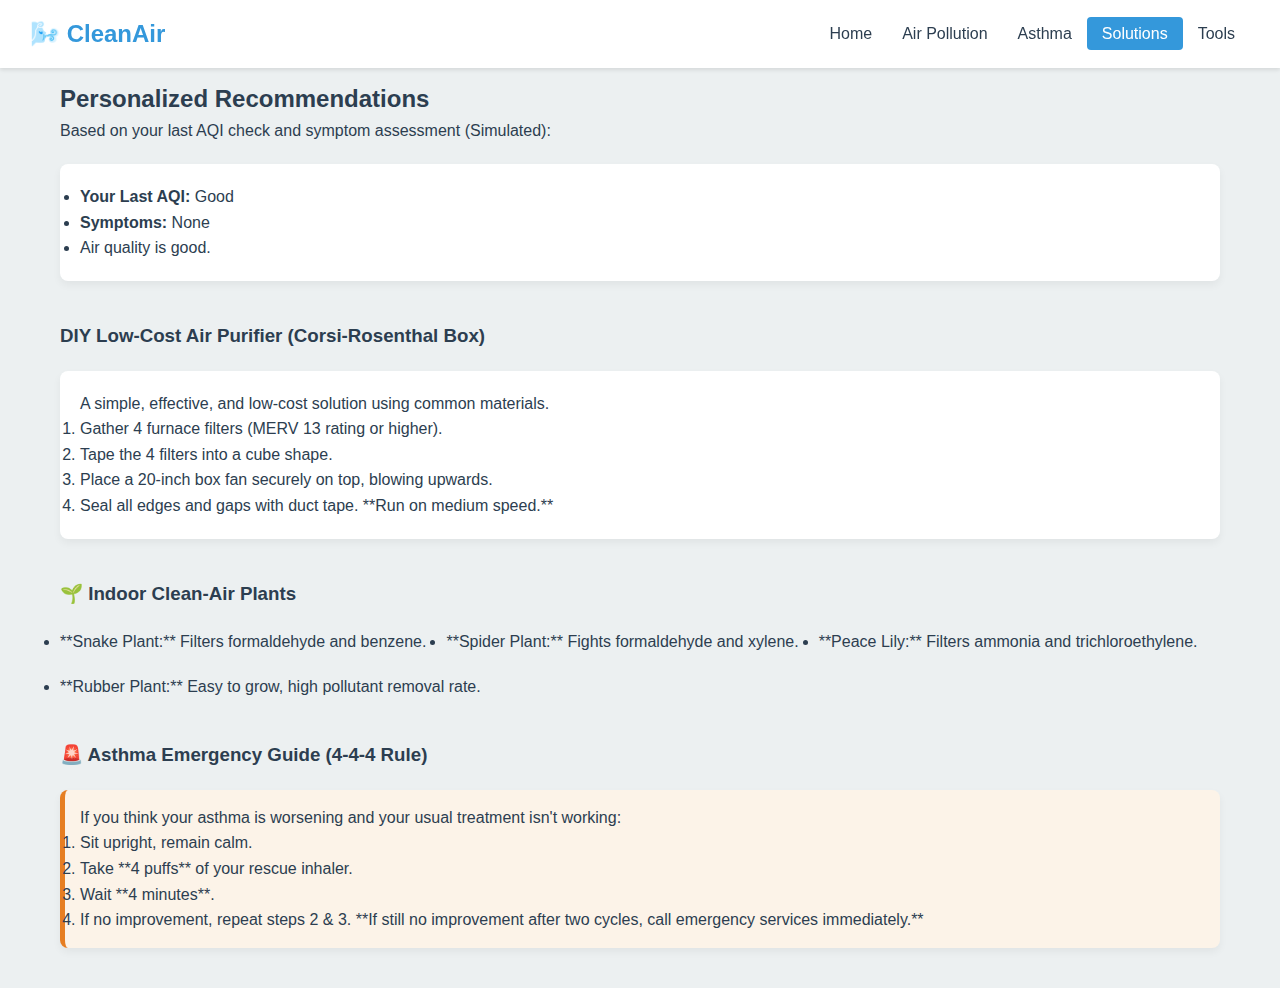
<file: airpollution and asthma/solutions.html>
<!DOCTYPE html>
<html lang="en">
<head>
    <meta charset="UTF-8">
    <meta name="viewport" content="width=device-width, initial-scale=1.0">
    <title>Solutions & Guides</title>
    <link rel="stylesheet" href="style.css">
</head>
<body>
    <header>
        <nav class="navbar">
            <div class="logo">
                <a href="index.html">🌬️ CleanAir</a>
            </div>
            <ul class="nav-links" id="nav-links">
                <li><a href="index.html">Home</a></li>
                <li><a href="air_pollution.html">Air Pollution</a></li>
                <li><a href="asthma.html">Asthma</a></li>
                <li><a href="solutions.html" class="active">Solutions</a></li>
                <li><a href="tools.html">Tools</a></li>
            </ul>
            <button class="menu-toggle" aria-label="Toggle navigation menu">☰</button>
        </nav>
    </header>

    <main>
        <section class="personalized-recs card-section">
            <h2>Personalized Recommendations</h2>
            <p>Based on your last AQI check and symptom assessment (Simulated):</p>
            <div id="recs-output" class="data-card">
                <ul>
                    <li>If AQI is high, minimize exposure.</li>
                    <li>If symptoms are medium, ensure medication compliance.</li>
                </ul>
            </div>
        </section>

        <section class="diy-purifier card-section">
            <h3>DIY Low-Cost Air Purifier (Corsi-Rosenthal Box)</h3>
            <div class="steps-card">
                <p>A simple, effective, and low-cost solution using common materials.</p>
                
                <ol>
                    <li>Gather 4 furnace filters (MERV 13 rating or higher).</li>
                    <li>Tape the 4 filters into a cube shape.</li>
                    <li>Place a 20-inch box fan securely on top, blowing upwards.</li>
                    <li>Seal all edges and gaps with duct tape. **Run on medium speed.**</li>
                </ol>
            </div>
        </section>

        <section class="indoor-air card-section">
            <h3>🌱 Indoor Clean-Air Plants</h3>
            <ul class="plant-list card-layout">
                <li>**Snake Plant:** Filters formaldehyde and benzene.</li>
                <li>**Spider Plant:** Fights formaldehyde and xylene.</li>
                <li>**Peace Lily:** Filters ammonia and trichloroethylene.</li>
                <li>**Rubber Plant:** Easy to grow, high pollutant removal rate.</li>
            </ul>
        </section>

        <section class="emergency-guide card-section">
            <h3>🚨 Asthma Emergency Guide (4-4-4 Rule)</h3>
            <blockquote class="critical-info data-card">
                <p>If you think your asthma is worsening and your usual treatment isn't working:</p>
                <ol>
                    <li>Sit upright, remain calm.</li>
                    <li>Take **4 puffs** of your rescue inhaler.</li>
                    <li>Wait **4 minutes**.</li>
                    <li>If no improvement, repeat steps 2 & 3. **If still no improvement after two cycles, call emergency services immediately.**</li>
                </ol>
            </blockquote>
        </section>
    </main>

    <script src="script.js"></script>
    <script>
        // Load recommendations on page load
        document.addEventListener('DOMContentLoaded', loadRecommendations);
    </script>
</body>
</html>
</file>
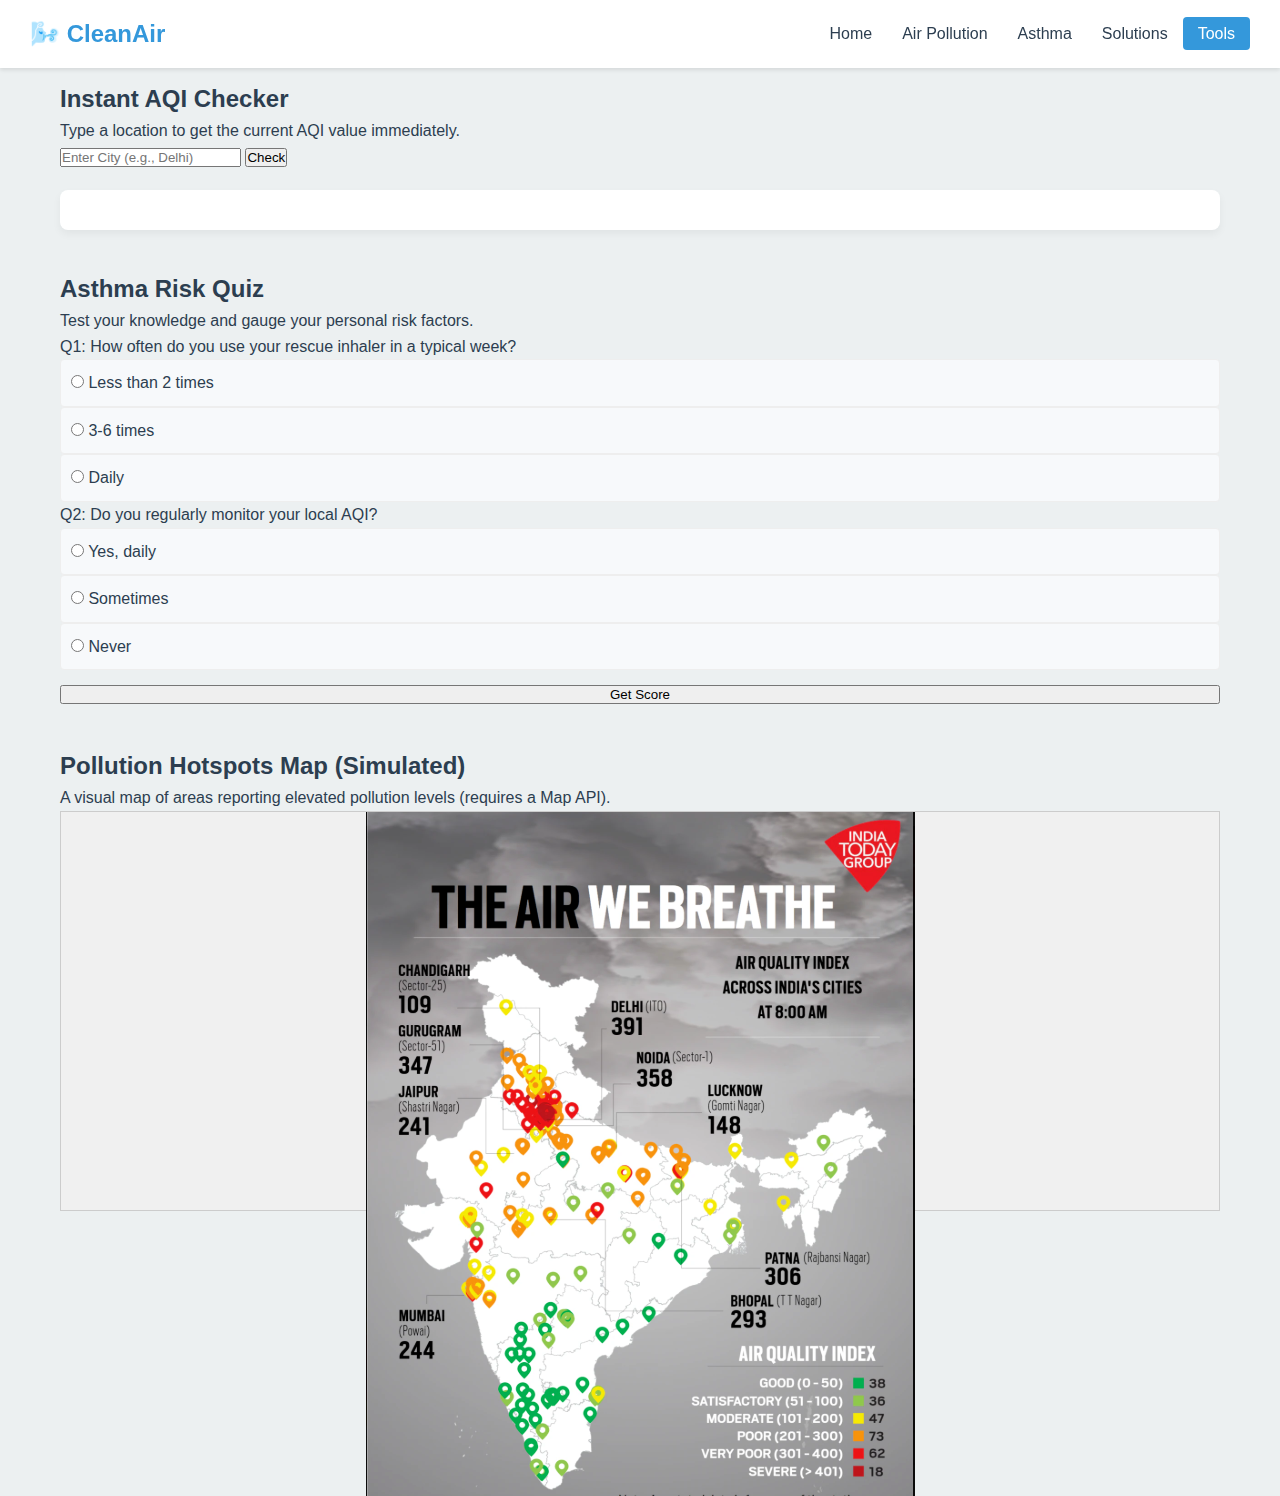
<file: airpollution and asthma/tools.html>
<!DOCTYPE html>
<html lang="en">
<head>
    <meta charset="UTF-8">
    <meta name="viewport" content="width=device-width, initial-scale=1.0">
    <title>Interactive Tools</title>
    <link rel="stylesheet" href="style.css">
</head>
<body>
    <header>
        <nav class="navbar">
            <div class="logo">
                <a href="index.html">🌬️ CleanAir</a>
            </div>
            <ul class="nav-links" id="nav-links">
                <li><a href="index.html">Home</a></li>
                <li><a href="air_pollution.html">Air Pollution</a></li>
                <li><a href="asthma.html">Asthma</a></li>
                <li><a href="solutions.html">Solutions</a></li>
                <li><a href="tools.html" class="active">Tools</a></li>
            </ul>
            <button class="menu-toggle" aria-label="Toggle navigation menu">☰</button>
        </nav>
    </header>

    <main>
        <section class="aqi-checker-tool card-section">
            <h2>Instant AQI Checker</h2>
            <p>Type a location to get the current AQI value immediately.</p>
            <input type="text" id="tool-city-input" placeholder="Enter City (e.g., Delhi)">
            <button onclick="getInstantAQI()">Check</button>
            <div id="instant-aqi-result" class="data-card"></div>
        </section>

        <section class="risk-quiz card-section">
            <h2>Asthma Risk Quiz</h2>
            <p>Test your knowledge and gauge your personal risk factors.</p>
            <form id="asthma-quiz" class="form-layout">
                <p>Q1: How often do you use your rescue inhaler in a typical week?</p>
                <label><input type="radio" name="q1" value="a"> Less than 2 times</label>
                <label><input type="radio" name="q1" value="b"> 3-6 times</label>
                <label><input type="radio" name="q1" value="c"> Daily</label>
                
                <p>Q2: Do you regularly monitor your local AQI?</p>
                <label><input type="radio" name="q2" value="a"> Yes, daily</label>
                <label><input type="radio" name="q2" value="b"> Sometimes</label>
                <label><input type="radio" name="q2" value="c"> Never</label>

                <button type="button" onclick="submitQuiz()">Get Score</button>
                <div id="quiz-score" class="data-card hidden"></div>
            </form>
        </section>

        <section class="hotspot-map card-section">
            <h2>Pollution Hotspots Map (Simulated)</h2>
            <p>A visual map of areas reporting elevated pollution levels (requires a Map API).</p>
            <div id="map-container" style="height: 400px; background-color: #f0f0f0; border: 1px solid #ccc; display: grid; place-items: center;">
                
                <img src="Screenshot 2025-12-11 140043.png" alt="AQI Image">
                <br>


            </div>
        </section>

        
    </main>

    <script src="script.js"></script>
</body>
</html>
</file>
<file: airpollution and asthma/style.css>
/* --- Global Reset & Variables --- */
:root {
    --color-primary: #3498db; /* Blue */
    --color-secondary: #2ecc71; /* Green */
    --color-text: #2c3e50; /* Dark Blue/Gray */
    --color-background: #ecf0f1; /* Light Gray */
    --color-card-bg: #ffffff; /* White */
    --font-stack: 'Segoe UI', Tahoma, Geneva, Verdana, sans-serif;
}

* {
    box-sizing: border-box;
    margin: 0;
    padding: 0;
}

body {
    font-family: var(--font-stack);
    line-height: 1.6;
    color: var(--color-text);
    background-color: var(--color-background);
    padding-top: 60px; /* Space for fixed navbar */
}

/* --- Navigation Bar --- */
.navbar {
    background-color: var(--color-card-bg);
    color: var(--color-text);
    padding: 15px 30px;
    display: flex;
    justify-content: space-between;
    align-items: center;
    box-shadow: 0 2px 4px rgba(0, 0, 0, 0.1);
    position: fixed;
    top: 0;
    left: 0;
    width: 100%;
    z-index: 1000;
}

.logo a {
    font-size: 1.5em;
    font-weight: bold;
    color: var(--color-primary);
    text-decoration: none;
}

.nav-links {
    list-style: none;
    display: flex;
}

.nav-links li a {
    text-decoration: none;
    color: var(--color-text);
    padding: 8px 15px;
    transition: color 0.3s, background-color 0.3s;
    border-radius: 4px;
}

.nav-links li a:hover,
.nav-links li a.active {
    color: var(--color-card-bg);
    background-color: var(--color-primary);
}

.menu-toggle {
    display: none;
    background: none;
    border: none;
    font-size: 1.5em;
    cursor: pointer;
    color: var(--color-text);
}

/* --- Main Layout & Card Styling --- */
main {
    max-width: 1200px;
    margin: 20px auto;
    padding: 0 20px;
}

.card-section {
    margin-bottom: 40px;
}

.data-card, .pollutant-card, .steps-card {
    background-color: var(--color-card-bg);
    padding: 20px;
    border-radius: 8px;
    box-shadow: 0 4px 8px rgba(0, 0, 0, 0.05);
    margin-top: 20px;
}

.card-layout {
    display: flex;
    flex-wrap: wrap;
    gap: 20px;
    margin-top: 20px;
}

.pollutant-card {
    flex: 1 1 calc(20% - 20px); /* 5 cards per row on desktop */
    text-align: center;
    min-width: 150px;
}

/* --- Hero Section (index.html) --- */
.hero-section {
    background: linear-gradient(135deg, var(--color-primary), var(--color-secondary));
    color: white;
    padding: 60px 20px;
    border-radius: 10px;
    margin-bottom: 30px;
    text-align: center;
    overflow: hidden;
    position: relative;
}

.hero-section h1 {
    font-size: 2.5em;
    margin-bottom: 10px;
}

.hero-section p {
    font-size: 1.2em;
    opacity: 0.9;
}

/* Animation for a clean hero section element (conceptual) */
.hero-content {
    animation: fadeIn 1.5s ease-out;
}

@keyframes fadeIn {
    from { opacity: 0; transform: translateY(20px); }
    to { opacity: 1; transform: translateY(0); }
}

/* --- AQI Checker & Warnings --- */
.search-container {
    display: flex;
    gap: 10px;
    margin-bottom: 20px;
}

.search-container input, .search-container button {
    padding: 12px;
    border-radius: 5px;
    font-size: 1em;
}

.search-container input {
    flex-grow: 1;
    border: 1px solid #ccc;
}

.search-container button {
    background-color: var(--color-primary);
    color: white;
    border: none;
    cursor: pointer;
    transition: background-color 0.3s;
}

.search-container button:hover {
    background-color: #2980b9;
}

.aqi-display {
    text-align: center;
    padding: 15px;
}

.color-scale {
    height: 15px;
    border-radius: 5px;
    margin: 10px 0;
    transition: background-color 0.5s;
}

.pollutant-levels {
    display: flex;
    justify-content: space-around;
    margin-top: 15px;
}

.warning-box {
    padding: 15px;
    border-radius: 5px;
    background-color: #f9e1e1; /* Light red/pink for warnings */
    color: #c0392b; /* Dark red */
    border-left: 5px solid #e74c3c;
    font-weight: bold;
    margin-top: 20px;
}

.hidden {
    display: none !important;
}

/* --- Symptom Checker (asthma.html) --- */
.form-layout label {
    display: block;
    padding: 10px;
    background-color: #f7f9fb;
    border: 1px solid #eee;
    border-radius: 4px;
    cursor: pointer;
}

.form-layout label:hover {
    background-color: #eef1f3;
}

.form-layout button {
    width: 100%;
    margin-top: 15px;
}

.critical-info {
    border-left: 5px solid #e67e22; /* Orange */
    padding: 15px;
    background-color: #fcf3e8;
    color: var(--color-text);
}

/* --- Responsive Design (Mobile) --- */
@media (max-width: 768px) {
    .navbar {
        padding: 10px 20px;
    }
    
    .nav-links {
        display: none;
        flex-direction: column;
        width: 100%;
        position: absolute;
        top: 60px;
        left: 0;
        background-color: var(--color-card-bg);
        box-shadow: 0 4px 4px rgba(0, 0, 0, 0.1);
        padding: 10px 0;
    }

    .nav-links.active {
        display: flex;
    }

    .nav-links li a {
        padding: 10px 20px;
        display: block;
        width: 100%;
    }

    .menu-toggle {
        display: block;
    }
    
    .hero-section {
        padding: 40px 15px;
    }

    .hero-section h1 {
        font-size: 2em;
    }

    .pollutant-card {
        flex: 1 1 45%; /* 2 cards per row on mobile */
    }

    .card-layout {
        gap: 10px;
    }
}
</file>
